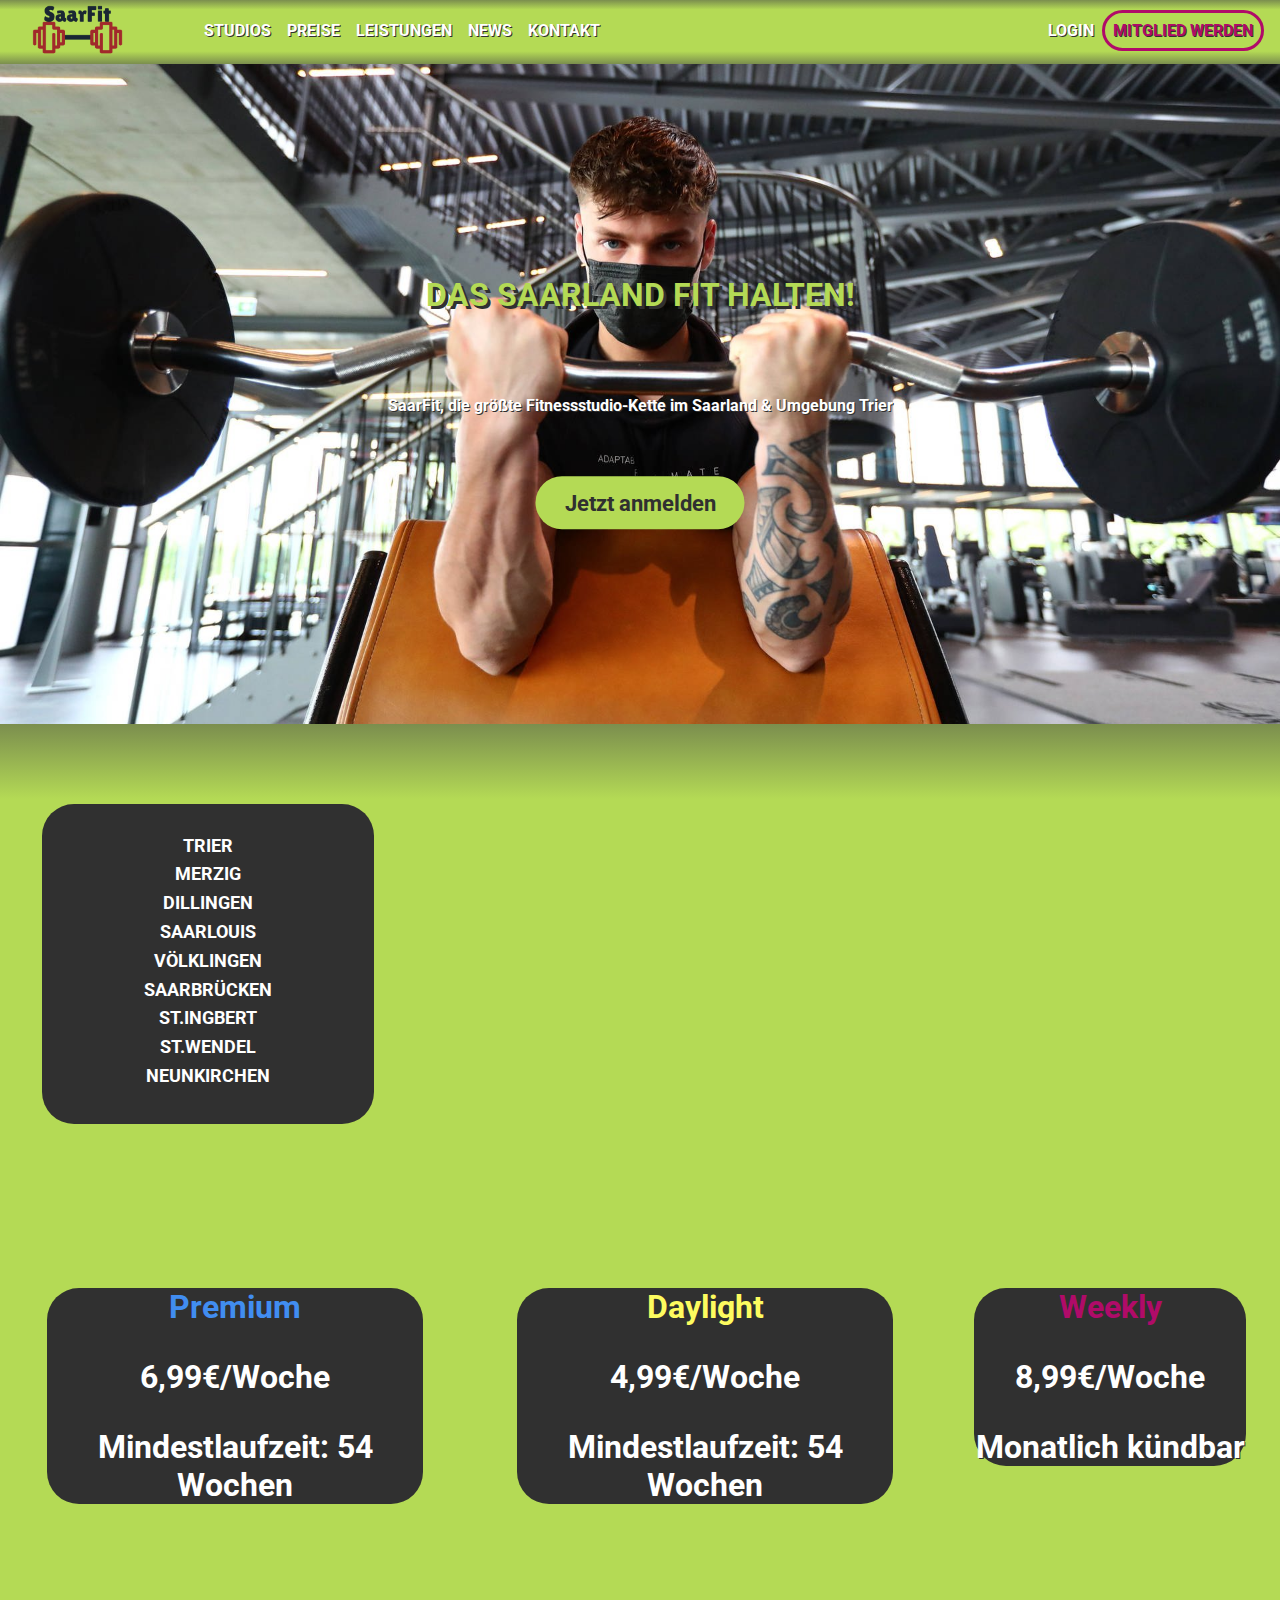
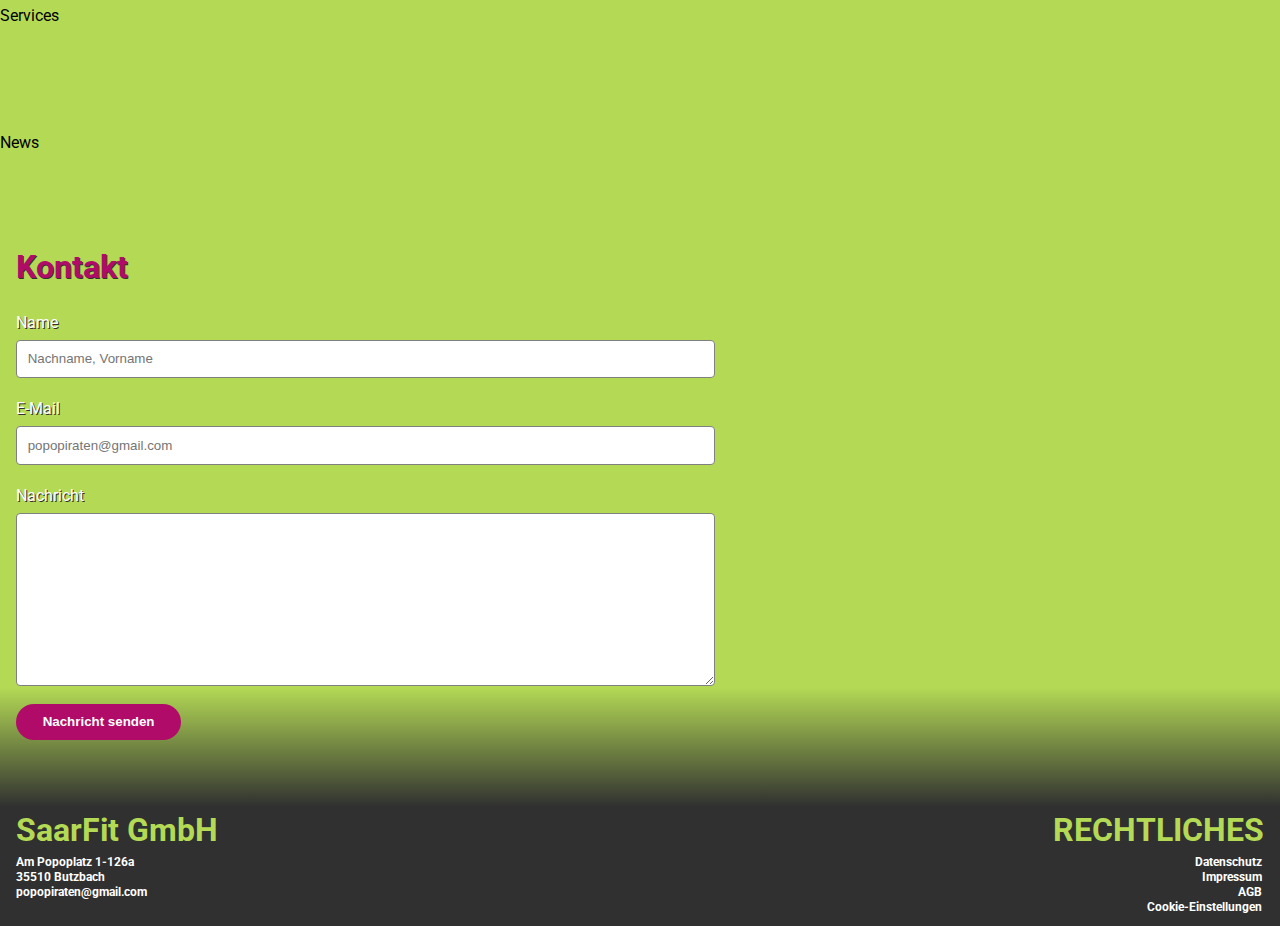
<file: index.htm>
<!DOCTYPE html>
<html lang="de">
	<style>
	table, th, td {
	border-bottom: 1px solid gray;
	border-spacing: 50px;
	}
	</style>

	<head>
		<meta charset="UTF-8">
		<meta name="description" content="Das Saarland fit und gesund halten.">
		<meta name="keywords" content="Fitness, Studio, Saarland">
		<meta name="viewport" content="width=device-width, initial-scale=1.0">
		<title>
			&#128511; SaarFit 
		</title>
		<link rel="stylesheet" href="css/main.css">
	</head>

	<body>
		<div class="navbar">
			<div class="container">
				<a href="index.htm"><img src="images/logo199x81.png" alt="SaarFit" height="50"></a>
				
				<!-- <a href="index.htm">SaarFit</a> -->
				<img id="mobile" class="mobile-menu" src="images/menu.svg" alt="Navigation">

				<nav>
					<img id="mobile-exit" class="mobile-menu-exit" src="images/exit.svg" alt="Navigation Exit">
					<ul class="primary-nav">
						<li><a href="#studio">STUDIOS</a></li>
						<li><a href="#prices">PREISE</a></li>
						<li><a href="#services">LEISTUNGEN</a></li>
						<li><a href="#news">NEWS</a></li>
						<li><a href="#contact">KONTAKT</a></li>
					</ul>
					<ul class="secondary-nav">
						<li><a href="login.htm">LOGIN</a></li>
						<li class="mitglied"><a href="registrieren.htm">MITGLIED WERDEN</a></li>
					</ul>
				</nav>
			</div>
		</div>
		<section class="hero">
			<div class="container">
				<h1>Das Saarland fit halten!</h1>
				<p class="subhead">SaarFit, die größte Fitnessstudio-Kette im Saarland &amp; Umgebung Trier</p>

				<a href="registrieren.htm" class="primary">Jetzt anmelden</a>
			</div>
		</section>

		<section class="studio" id="studio">
			<div class="studio-locations">
				<div class="studio-list-left">
					<ul>
						<li>Trier</li>
						<li>Merzig</li>
						<li>Dillingen</li>
						<li>Saarlouis</li>
						<li>Völklingen</li>
						<li>Saarbrücken</li>
						<li>St.Ingbert</li>
						<li>St.Wendel</li>
						<li>Neunkirchen</li>
					</ul>
				</div>
				<div class="studio-list-right">
					<iframe src="https://www.google.com/maps/embed?pb=!1m18!1m12!1m3!1d332515.155312208!2d6.600236514716328!3d49.375336817273535!2m3!1f0!2f0!3f0!3m2!1i1024!2i768!4f13.1!3m3!1m2!1s0x4795a4efc2a81f31%3A0x122d4d510dc7970!2sSaarland!5e0!3m2!1sde!2sde!4v1633641956317!5m2!1sde!2sde" width="600" height="450" style="border:0;" allowfullscreen="" loading="lazy"></iframe>
				</div>
			</div>
		</section>

		<section class="prices" id="prices">
			<div class="container">
				<ul>
					<a href="registrieren.htm">
					<li class="premium">
						<h6>
							Premium
						</h6>
						<p class="price">
							6,99€/Woche
						</p>
						<p>
							Mindestlaufzeit: 54 Wochen
						</p>
					</li>
					</a>
					<a href="registrieren.htm">
					<li class="daylight">
						<h6>
							Daylight
						</h6>
						<p class="price">
							4,99€/Woche
						</p>
						<p>
							Mindestlaufzeit: 54 Wochen
						</p>
					</li>
					</a>
					<a href="registrieren.htm">
					<li class="weekly">
						<h6>
							Weekly
						</h6>
						<p class="price">
							8,99€/Woche
						</p>
						<p>
							Monatlich kündbar
						</p>
					</li>
					</a>
				</ul>
			</div>
		</section>
		
		<section class="services" id="services">
			<div class="container">
				<br><br><p>Services</p><br><br>
			</div>
		</section>

		<section class="news" id="news">
			<div class="container">
				<br><br><p>News</p><br><br>
			</div>
		</section>

		<section class="contact" id="contact">
				<div class="container">
					<div class="contact-left">
						<h2>
							Kontakt
						</h2>
						<form action="">
							<label for="name">Name</label>
							<input type="text" id="name" name="name" placeholder="Nachname, Vorname">

							<label for="email">E-Mail</label>
							<input type="email" id="email" name="email" placeholder="popopiraten@gmail.com">

							<label for="message">Nachricht</label>
							<textarea name="message" id="message" cols="30" rows="10"></textarea>

							<input type="submit" class="send-message" value="Nachricht senden">
						</form>
					</div>

					<div class="contact-right">
						<iframe src="https://www.google.com/maps/embed?pb=!1m18!1m12!1m3!1d2605.2342044660654!2d6.976320680876737!3d49.23404867942726!2m3!1f0!2f0!3f0!3m2!1i1024!2i768!4f13.1!3m3!1m2!1s0x4795b3fe6c6fc073%3A0x6f208e4bd8e0c4f4!2sKompetenz%20Center%20ELIT-Saar%20GbR!5e0!3m2!1sde!2sde!4v1633639675002!5m2!1sde!2sde" width="600" height="450" style="border:0;" allowfullscreen="" loading="lazy"></iframe>
					</div>
				</div>
		</section>

		<footer>
			<div class="container">
			<div class="saarfit">
				<strong>
				SaarFit GmbH
			</strong>
			<ul class="footer-contact">
				<li>
					<p>
						Am Popoplatz 1-126a
					</p>
				</li>	
				<li>	
					<p>
						35510 Butzbach
					</p>
				</li>	
				<li>
					<a href="mailto:popopiraten@gmail.com">
						popopiraten@gmail.com
					</a>
				</li>
			</ul>
			</div>
			<div class="rechtliches">
				<strong>
					RECHTLICHES
				</strong>
				<ul class="footer-rechtliches">
					<li>
						<a href="#">
							Datenschutz
						</a>
					</li>
					<li>
						<a href="#">
							Impressum
						</a>
					</li>
					<li>
						<a href="#">
							AGB
						</a>
					</li>
					<li>
						<a href="#">
							Cookie-Einstellungen
						</a>
					</li>
				</ul>
			</div>
			</div>
		</footer>

	<script>

		const mobileBtn = document.getElementById('mobile')
			nav = document.querySelector('nav')
			mobileBtnExit = document.getElementById('mobile-exit');

		mobileBtn.addEventListener('click', () => {
			nav.classList.add('mobile-menu');
		})
		
		mobileBtnExit.addEventListener('click', () => {
			nav.classList.remove('mobile-menu');
		}
		
		)
	</script>

	</body>
</html>
</file>
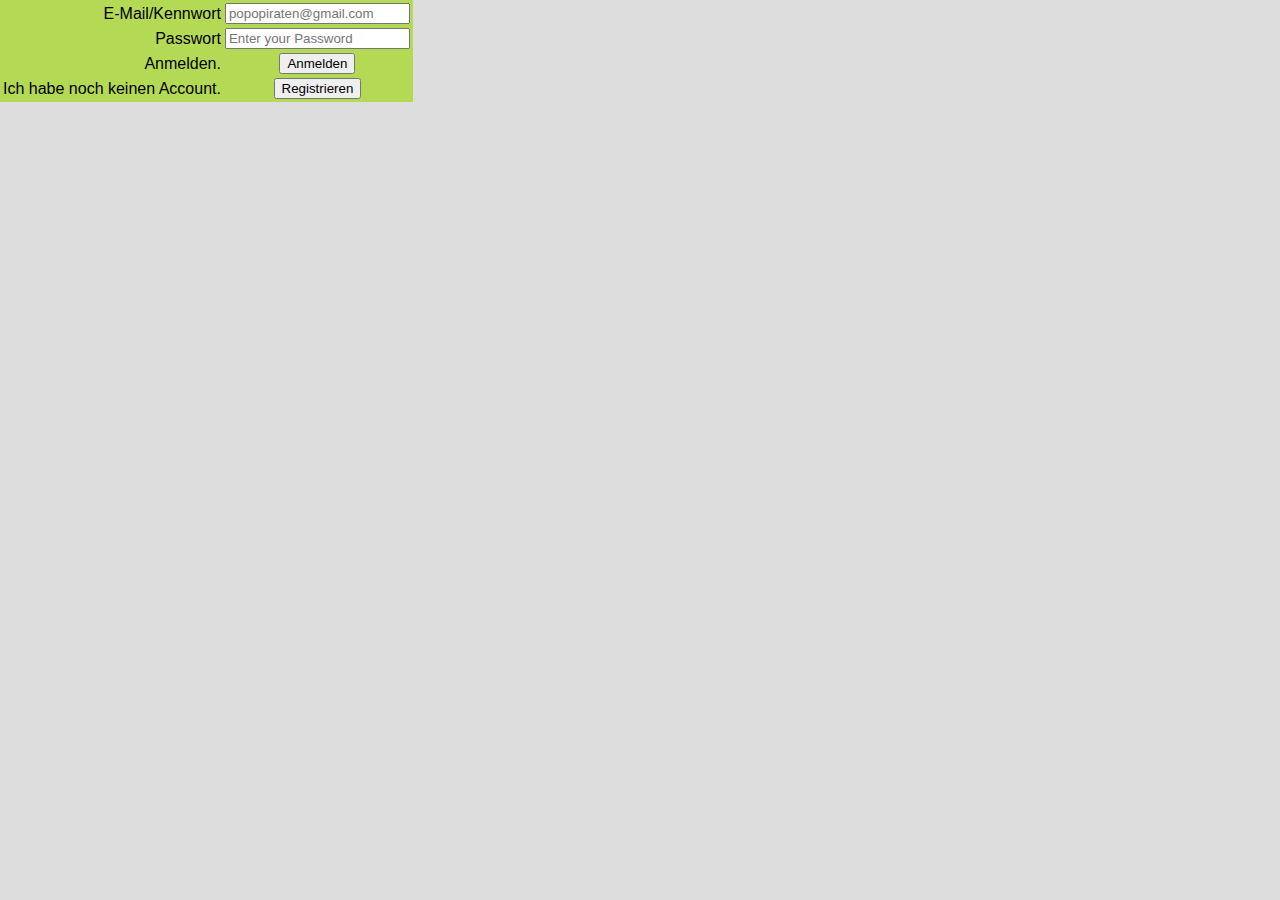
<file: login.htm>
<!DOCTYPE html>
<html lang="de">
<link rel="stylesheet" href="css/main.css">
<head>
	<meta charset="UTF-8">
	<title>
		Login @ SaarFit
	</title>
</head>

<body>
<table style="background-color:#b4da55;text-align:right;font-family:Arial;">
	<tr>
	<td> E-Mail/Kennwort</td>
	<td><input type="text" placeholder="popopiraten@gmail.com"/></td>
	</tr>
	<tr>
	<td>Passwort</td>
	<td><input type="password" placeholder="Enter your Password"/></td>
	</tr>
	<tr>
	<td>Anmelden.</td>
	<td style="text-align:center"><button onclick="document.location='https://www.youtube.com/watch?v=dQw4w9WgXcQ'">Anmelden</button></td>
	</tr>
	<tr>
	<td>Ich habe noch keinen Account.</td>
	<td style="text-align:center"><button onclick="document.location='registrieren.htm'">Registrieren</button></td>
	</tr>
</table>
</body>
</file>
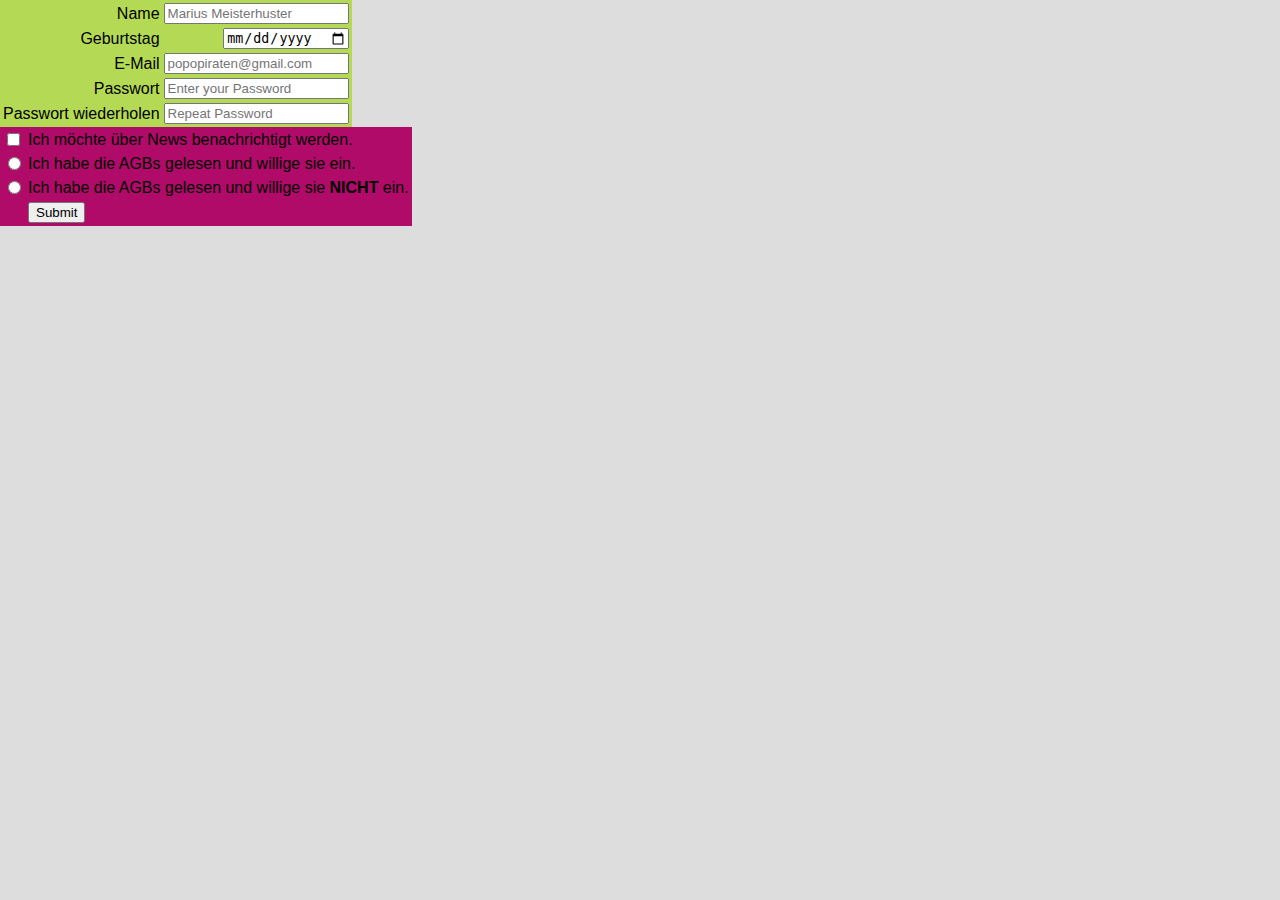
<file: registrieren.htm>
<!DOCTYPE html>
<html lang="de">
<link rel="stylesheet" href="css/main.css">
<head>
	<meta charset="UTF-8">
	<title>
		Registrieren @ SaarFit
	</title>
</head>

<body>
<table style="text-align:right;font-family:Arial;background-color:#b4da55;">
	<tr>
	<td> Name</td>
	<td><input type="text" placeholder="Marius Meisterhuster"/></td>
	</tr>
	<td> Geburtstag</td>
	<td><input type="date" /></td>
	</tr>
	<td> E-Mail</td>
	<td><input type="email" placeholder="popopiraten@gmail.com"/></td>
	</tr>
	<tr>
	<td>Passwort</td>
	<td><input type="password" placeholder="Enter your Password"/></td>
	</tr>
	<td>Passwort wiederholen</td>
	<td><input type="password" placeholder="Repeat Password"/></td>
	</tr>
</table>
<table style="text-align:left;font-family:Arial;background-color:#b00b69;">
	<tr>
	<td><input type="checkbox"/></td>
	<td>Ich möchte über News benachrichtigt werden.</td>
	</tr>
	<tr>
	<td><input name="AGB" type="radio"/></td>
	<td>Ich habe die AGBs gelesen und willige sie ein.</td>
	</tr>
	<tr>
	<td><input name="AGB" type="radio"/></td>
	<td>Ich habe die AGBs gelesen und willige sie <b>NICHT</b> ein.</td>
	</tr>
	<tr>
	<td></td>
	<td><input type="submit" onclick="document.location='https://c.tenor.com/3DOa1ly_iAUAAAAd/stick-bug-rick-roll.gif'"/></td>
	</tr>
</table>
	
</body>
</file>
<file: css/main.css>
@import url("https://fonts.googleapis.com/css2?family=Roboto:wght@400;700&display=swap");
html {
  scroll-behavior: smooth;
}

:root {
  --primary-color: #b4da55;
}

body {
  background: #dddddd;
  margin: 0;
  font-family: 'Roboto';
}

.navbar {
  background: #7b8e4e;
  background: -webkit-gradient(linear, left top, left bottom, from(#7b8e4e), color-stop(15%, #b4da55), color-stop(80%, #b4da55), to(#7b8e4e));
  background: linear-gradient(180deg, #7b8e4e 0%, #b4da55 15%, #b4da55 80%, #7b8e4e 100%);
  padding: 1em;
  padding: .3em 1em .3em 1em;
}

.navbar nav {
  display: none;
  position: fixed;
  z-index: 999;
  width: 33%;
  right: 0;
  top: 0;
  background: #303030;
  height: 100vh;
  padding: 1em;
}

.navbar nav ul.primary-nav {
  margin-top: 5em;
}

.navbar nav li a {
  color: white;
  text-decoration: none;
  display: block;
  padding: .5em;
  font-size: 1.3em;
  text-align: right;
}

.navbar nav li a:hover {
  color: var(--primary-color);
}

.navbar .mobile-menu-exit {
  float: right;
  margin: .5em;
  cursor: pointer;
}

.navbar .mobile-menu {
  display: block;
  cursor: pointer;
}

.navbar .container {
  display: -webkit-box;
  display: -ms-flexbox;
  display: flex;
  place-content: space-between;
}

.navbar .container a {
  text-decoration: none;
  font-weight: bold;
  font-size: 1em;
  text-shadow: 1px 1px #303030;
}

a {
  color: #b00b69;
}

ul {
  list-style-type: none;
  padding: 0;
  margin: 0;
}

.hero {
  padding: 5em 2em;
  background-image: url("background.jpg");
  background-color: #c2c2c2;
  background-position: center;
  background-repeat: no-repeat;
  background-size: cover;
  position: relative;
  height: 500px;
}

.hero .container {
  text-align: center;
  position: absolute;
  top: 50%;
  left: 50%;
  -webkit-transform: translate(-50%, -50%);
          transform: translate(-50%, -50%);
  color: #f0f0f0;
}

.hero .container h1 {
  color: #b4da55;
  text-transform: uppercase;
  font-size: 2em;
  text-shadow: 3px 3px #303030;
  line-height: 1em;
}

.hero .container .subhead {
  font-weight: bold;
  color: white;
  text-shadow: 1px 1px #303030;
  margin-top: 1em;
  padding-top: 4em;
}

.hero .container .primary {
  background: var(--primary-color);
  color: #303030;
  text-decoration: none;
  padding: .6em 1.3em;
  font-size: 1.4em;
  border-radius: 5em;
  font-weight: bold;
  display: inline-block;
  margin-top: 2em;
}

.hero .container .primary:hover {
  background: #b00b69;
  color: white;
}

.studio {
  background: var(--primary-color);
  background: -webkit-gradient(linear, left top, left bottom, from(#7b8e4e), color-stop(15%, #b4da55), color-stop(80%, var(--primary-color)), to(var(--primary-color)));
  background: linear-gradient(180deg, #7b8e4e 0%, #b4da55 15%, var(--primary-color) 80%, var(--primary-color) 100%);
  padding-top: 1em;
  padding-bottom: 1em;
}

.studio .studio-locations {
  margin-top: 0;
}

.studio .studio-locations .studio-list-left {
  width: 80%;
  margin: 0em auto 0em auto;
  border-radius: 2em;
  background: #303030;
}

.studio .studio-locations .studio-list-left ul {
  margin: 2em auto 2em auto;
  position: relative;
  text-align: center;
  padding: 1em 2em 1em 2em;
  color: white;
  text-shadow: 1px 1px #303030;
}

.studio .studio-locations .studio-list-left ul li {
  text-transform: uppercase;
  font-weight: bold;
  font-size: 1.1em;
  margin-bottom: 0.5em;
  margin-top: 0.5em;
  margin-left: 0em;
}

.studio .studio-locations .studio-list-right iframe {
  display: none;
  padding-bottom: 5em;
  width: 80%;
}

.prices {
  background: #303030;
  background: var(--primary-color);
  margin-top: 0em;
  padding-top: 2em;
  padding-bottom: 1em;
}

.prices .container a {
  text-decoration: none;
}

.prices .container .premium {
  background: #303030;
  border-radius: 2em;
  width: 80%;
  margin: 2em auto 0em auto;
  color: white;
}

.prices .container .premium h6 {
  margin: 0em 1em 0em 1em;
  text-shadow: 2px 2px #303030;
  font-size: 2em;
  text-align: center;
  color: #418df0;
}

.prices .container .premium p.price {
  padding-top: 0em;
  font-weight: bold;
  text-shadow: 1px 1px #303030;
  text-align: center;
  font-size: 2em;
}

.prices .container .premium p {
  font-weight: bold;
  text-shadow: 1px 1px #303030;
  text-align: center;
  font-size: 2em;
}

.prices .container .daylight {
  background: #303030;
  border-radius: 2em;
  margin-top: 0em;
  width: 80%;
  margin: 2em auto 0em auto;
  color: #fdfb5f;
}

.prices .container .daylight h6 {
  margin: 0em 1em 0em 1em;
  text-shadow: 2px 2px #303030;
  font-size: 2em;
  text-align: center;
}

.prices .container .daylight p.price {
  padding-top: 0em;
  font-weight: bold;
  font-size: 2em;
  color: white;
  text-shadow: 1px 1px #303030;
  text-align: center;
}

.prices .container .daylight p {
  font-weight: bold;
  text-shadow: 1px 1px #303030;
  text-align: center;
  font-size: 2em;
  color: white;
}

.prices .container .weekly {
  background: #303030;
  border-radius: 2em;
  margin-top: 0em;
  color: white;
  width: 80%;
  margin: 0em auto 0em auto;
}

.prices .container .weekly h6 {
  margin: 1em 1em 0em 1em;
  text-shadow: 2px 2px #303030;
  font-size: 2em;
  text-align: center;
  color: #b00b69;
}

.prices .container .weekly p.price {
  text-shadow: 1px 1px #303030;
  text-align: center;
  color: white;
}

.prices .container .weekly p {
  font-weight: bold;
  text-shadow: 1px 1px #303030;
  text-align: center;
  font-size: 2em;
  color: white;
}

.services {
  background: var(--primary-color);
}

.news {
  background: var(--primary-color);
}

.contact {
  background: var(--primary-color);
  background: -webkit-gradient(linear, left top, left bottom, from(var(--primary-color)), color-stop(15%, #b4da55), color-stop(80%, #b4da55), to(#303030));
  background: linear-gradient(180deg, var(--primary-color) 0%, #b4da55 15%, #b4da55 80%, #303030 100%);
}

.contact .container .contact-left {
  padding-left: 1em;
  padding-right: 1em;
  padding-top: 1em;
}

.contact .container .contact-left h2 {
  font-size: 2em;
  color: #b00b69;
  text-shadow: 1px 1px #303030;
}

.contact .container .contact-left label {
  display: block;
  margin: 0.5em 0 0.5em 0;
  color: white;
  text-shadow: 1px 1px #303030;
}

.contact .container .contact-left input, .contact .container .contact-left textarea {
  width: 100%;
  padding: 0.8em;
  margin-bottom: 1em;
  border-radius: 0.3em;
  border: 1px solid grey;
  -webkit-box-sizing: border-box;
          box-sizing: border-box;
  padding-right: 1em;
}

.contact .container .contact-left input[type="submit"] {
  background-color: #b00b69;
  color: white;
  font-weight: bold;
  border: none;
  margin-bottom: 5em;
  border-radius: 5em;
  display: inline-block;
  padding: 0.8em 2em;
  width: unset;
  cursor: pointer;
}

.contact .container .contact-right {
  text-align: center;
}

.contact .container .contact-right iframe {
  width: 90%;
  height: 300px;
  margin: 1em auto 1em auto;
}

footer {
  padding-top: 0.25em;
  padding-bottom: 0.5em;
  padding-left: 1em;
  background: #303030;
}

footer .saarfit strong {
  color: var(--primary-color);
}

footer .saarfit ul.footer-contact {
  padding-bottom: 1.5em;
}

footer .saarfit ul.footer-contact li {
  color: white;
  font-weight: bold;
  text-align: left;
  margin-top: 1em;
  font-size: 0.75em;
  line-height: 0.25em;
}

footer .saarfit ul.footer-contact li a {
  text-decoration: none;
  color: white;
}

footer .saarfit ul.footer-rechtliches {
  padding-bottom: 0.5em;
}

footer .saarfit ul.footer-rechtliches li {
  color: white;
  font-weight: bold;
  text-align: left;
  margin-top: 1em;
  font-size: 0.75em;
  line-height: 0.25em;
}

footer .saarfit ul.footer-rechtliches li a {
  text-decoration: none;
  color: white;
}

footer .rechtliches strong {
  color: var(--primary-color);
}

footer .rechtliches ul.footer-contact {
  padding-bottom: 1.5em;
}

footer .rechtliches ul.footer-contact li {
  color: white;
  font-weight: bold;
  text-align: left;
  margin-top: 1em;
  font-size: 0.75em;
  line-height: 0.25em;
}

footer .rechtliches ul.footer-contact li a {
  text-decoration: none;
  color: white;
}

footer .rechtliches ul.footer-rechtliches {
  padding-bottom: 0.5em;
}

footer .rechtliches ul.footer-rechtliches li {
  color: white;
  font-weight: bold;
  text-align: left;
  margin-top: 1em;
  font-size: 0.75em;
  line-height: 0.25em;
}

footer .rechtliches ul.footer-rechtliches li a {
  text-decoration: none;
  color: white;
}

@media only screen and (min-width: 862px) {
  .navbar .mobile-menu, .navbar nav .mobile-menu-exit {
    display: none;
  }
  .navbar .container {
    display: -ms-grid;
    display: grid;
    -ms-grid-columns: 180px auto;
        grid-template-columns: 180px auto;
    place-content: unset;
  }
  .navbar nav {
    display: -webkit-box;
    display: -ms-flexbox;
    display: flex;
    -webkit-box-pack: justify;
        -ms-flex-pack: justify;
            justify-content: space-between;
    background: none;
    position: unset;
    height: auto;
    width: 100%;
    padding: 0;
    margin-top: 0.5em;
  }
  .navbar nav ul {
    display: -webkit-box;
    display: -ms-flexbox;
    display: flex;
  }
  .navbar nav a {
    color: #303030;
    font-size: 1em;
    padding: .1em 1em;
  }
  .navbar nav ul.primary-nav {
    margin: 0;
  }
  .navbar nav li a {
    font-weight: bold;
  }
  .navbar nav li a:hover {
    color: #b00b69;
  }
  .navbar nav li.mitglied a {
    color: #b00b69;
    border: 3px solid #b00b69;
    border-radius: 5em;
    margin-top: -.2em;
    text-align: center;
  }
  .navbar nav li.mitglied a:hover {
    background: #b00b69;
    color: white;
    font-weight: bold;
  }
  .studio .studio-locations {
    display: -ms-grid;
    display: grid;
    -ms-grid-columns: auto auto;
        grid-template-columns: auto auto;
    place-content: unset;
    padding-top: 4em;
  }
  .studio .studio-locations .studio-list-left {
    height: 20em;
  }
  .studio .studio-locations .studio-list-left ul {
    padding-top: 0em;
  }
  .studio .studio-locations .studio-list-right {
    width: 40em;
  }
  .studio .studio-locations .studio-list-right iframe {
    display: initial;
    height: 20em;
    width: 40em;
  }
  .prices ul {
    display: -ms-grid;
    display: grid;
    -ms-grid-columns: auto auto auto;
        grid-template-columns: auto auto auto;
    place-content: unset;
  }
  .prices ul .premium {
    padding-top: 0em;
  }
  .contact .container {
    display: -ms-grid;
    display: grid;
    -ms-grid-columns: auto auto;
        grid-template-columns: auto auto;
    place-content: unset;
  }
  .contact .container .contact-right {
    padding-top: 7.5em;
  }
  .contact .container .contact-right iframe {
    height: 340px;
  }
  .services {
    display: -ms-grid;
    display: grid;
  }
  .news {
    display: -ms-grid;
    display: grid;
  }
  footer .container {
    display: -ms-grid;
    display: grid;
    -ms-grid-columns: 50% 50%;
        grid-template-columns: 50% 50%;
    place-content: unset;
  }
  footer .container .saarfit strong {
    font-size: 2em;
    margin-right: 0.5em;
  }
  footer .container .rechtliches {
    text-align: right;
  }
  footer .container .rechtliches strong {
    font-size: 2em;
    margin-right: 0.5em;
  }
  footer .container .rechtliches ul.footer-rechtliches li {
    padding-right: 1.5em;
    text-align: right;
  }
}
/*# sourceMappingURL=main.css.map */
</file>
